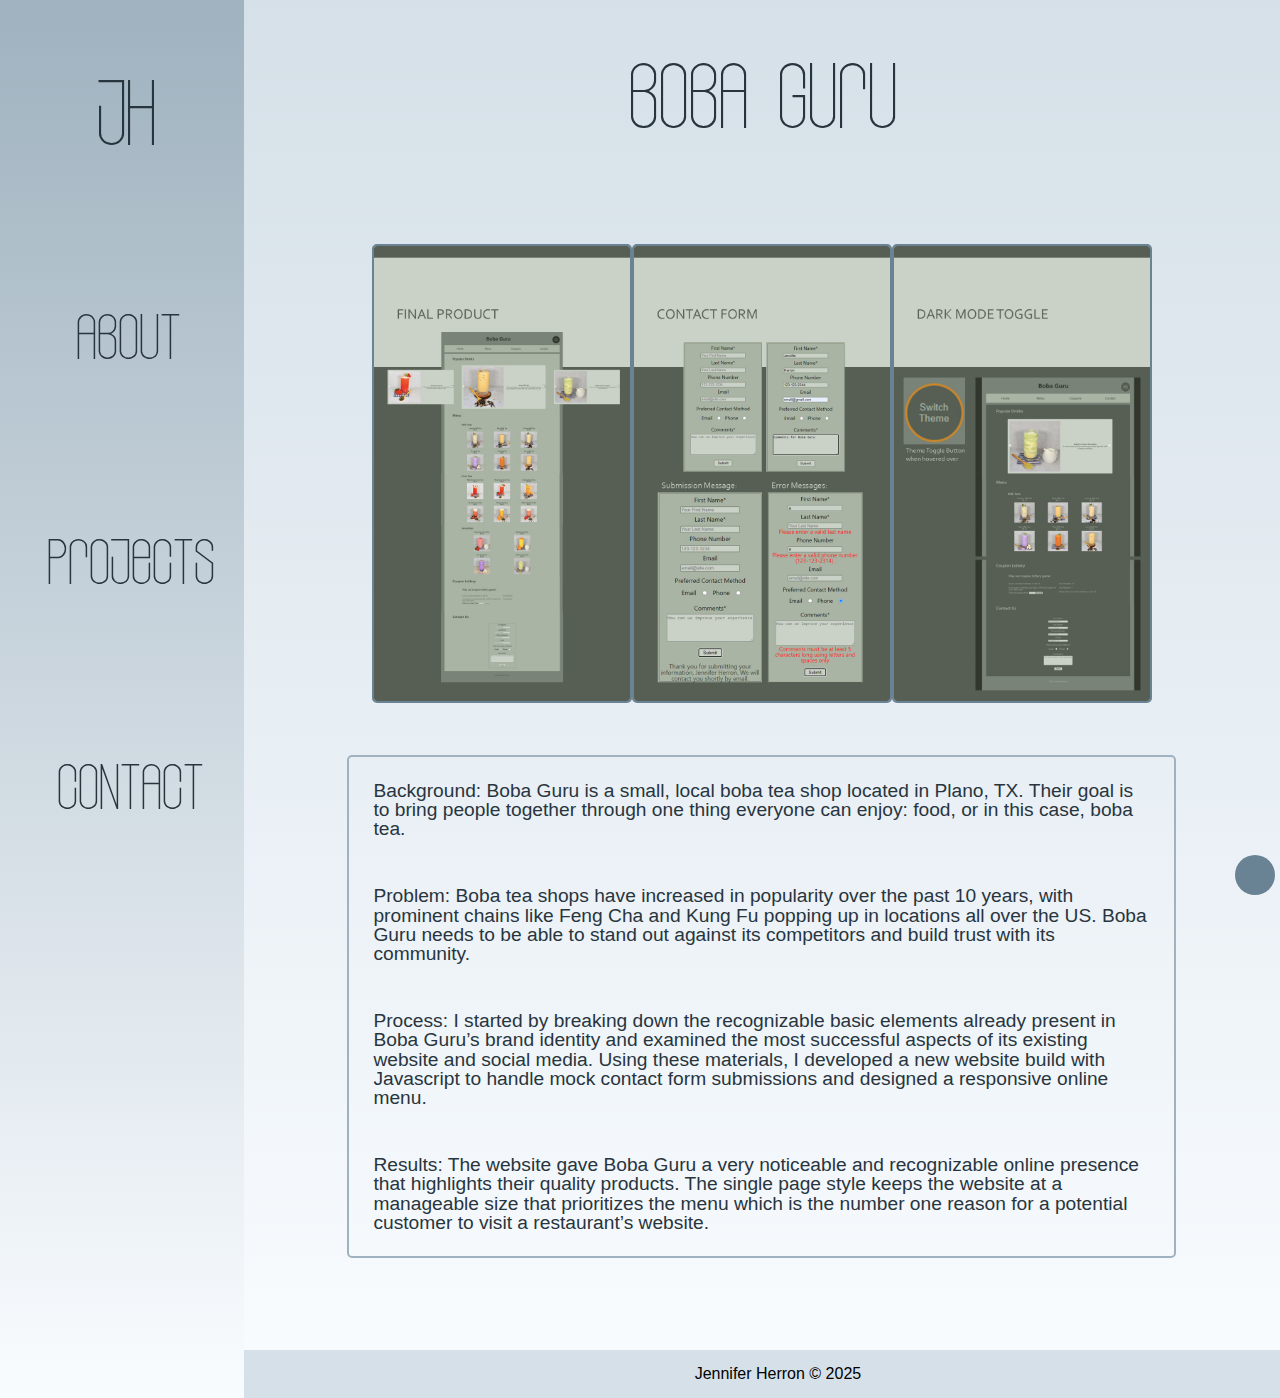
<file: bobaguru.html>
<!DOCTYPE html>
<html lang="en">
    <head>
        <meta charset="UTF-8">
        <meta name="viewport" content="width=device-width, initial-scale=1.0">
        <meta http-equiv="X-UA-Compatible" content="ie=edge">
        <title>Jennifer Herron - Boba Guru</title>
        <meta name="author" content="Jennifer Herron">
        <link rel="stylesheet" href="styles.css">
        <script src="scripts.js" defer></script>
    </head>
    <body>
        <header>
            <nav>
                <ul>
                    <li><a href="index.html">JH</a></li>
                    <li><a href="index.html#about">About</a></li>
                    <li><a href="index.html#projects">Projects</a></li>
                    <li><a href="index.html#contact">Contact</a></li>
                </ul>
            </nav>
            <button id="darkMode" type="button" aria-label="toggle dark mode"></button>
        </header>
        <main>
            <h1>Boba Guru</h1>
            <section id="imagesGuru">
                <img src="images/fullPage.JPG" alt="The full redesigned Boba Guru page showing all elements of the website">
                <img src="images/formValidation.JPG" alt="A collection of images of the submission forms and possible error or success messages">
                <img src="images/darkMode.JPG" alt="The Boba Guru website in dark mode">
            </section>
            <section class="caseStudy">
                <p>Background: Boba Guru is a small, local boba tea shop located in Plano, TX. Their goal is to bring people together through one thing everyone can enjoy: food, or in this case, boba tea. </p>
                <p>Problem: Boba tea shops have increased in popularity over the past 10 years, with prominent chains like Feng Cha and Kung Fu popping up in locations all over the US. Boba Guru needs to be able to stand out against its competitors and build trust with its community. </p>
                <p>Process: I started by breaking down the recognizable basic elements already present in Boba Guru’s brand identity and examined the most successful aspects of its existing website and social media. Using these materials, I developed a new website build with Javascript to handle mock contact form submissions and designed a responsive online menu. </p>
                <p>Results: The website gave Boba Guru a very noticeable and recognizable online presence that highlights their quality products. The single page style keeps the website at a manageable size that prioritizes the menu which is the number one reason for a potential customer to visit a restaurant’s website. </p>
            </section>
        </main>
        <footer><small>Jennifer Herron &copy; 2025</small></footer>
    </body>
</html>
</file>
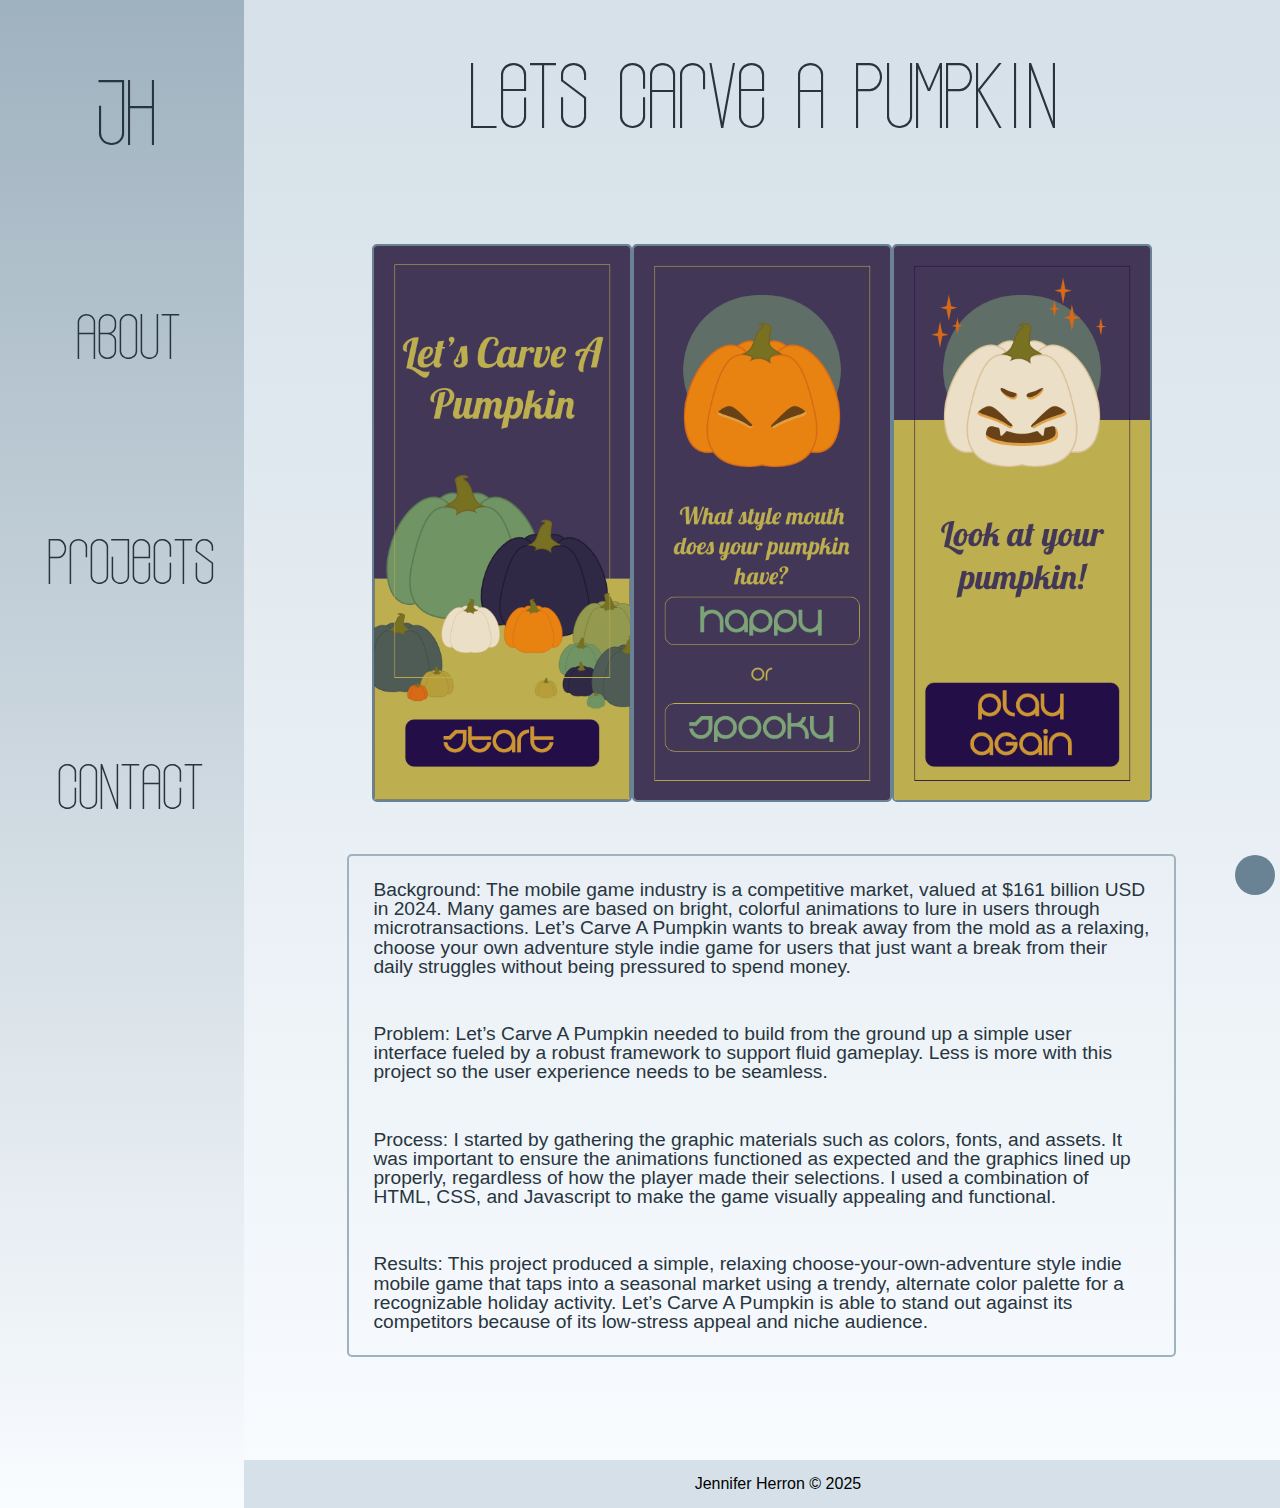
<file: letscarveapumpkin.html>
<!DOCTYPE html>
<html lang="en">
    <head>
        <meta charset="UTF-8">
        <meta name="viewport" content="width=device-width, initial-scale=1.0">
        <meta http-equiv="X-UA-Compatible" content="ie=edge">
        <title>Jennifer Herron - Let's Carve A Pumpkin</title>
        <meta name="author" content="Jennifer Herron">
        <link rel="stylesheet" href="styles.css">
        <script src="scripts.js" defer></script>
    </head>
    <body>
        <header>
            <nav>
                <ul>
                    <li><a href="index.html">JH</a></li>
                    <li><a href="index.html#about">About</a></li>
                    <li><a href="index.html#projects">Projects</a></li>
                    <li><a href="index.html#contact">Contact</a></li>
                </ul>
            </nav>
            <button id="darkMode" type="button" aria-label="toggle dark mode"></button>
        </header>
        <main>
            <h1>Lets Carve A Pumpkin</h1>
            <section id="imagesPumpkin">
                <img src="images/titleCard.png" alt="starting page of the game, a collection of pumpkins and the start button">
                <img src="images/choiceFork.png" alt="a semi-completed playthrough with two fork options">
                <img src="images/endCard.png" alt="the end screen of the game with a completed pumpkin">
            </section>
            <section class="caseStudy">
                <p>Background: The mobile game industry is a competitive market, valued at $161 billion USD in 2024. Many games are based on bright, colorful animations to lure in users through microtransactions. Let’s Carve A Pumpkin wants to break away from the mold as a relaxing, choose your own adventure style indie game for users that just want a break from their daily struggles without being pressured to spend money.</p>
                <p>Problem: Let’s Carve A Pumpkin needed to build from the ground up a simple user interface fueled by a robust framework to support fluid gameplay. Less is more with this project so the user experience needs to be seamless.</p>
                <p>Process: I started by gathering the graphic materials such as colors, fonts, and assets. It was important to ensure the animations functioned as expected and the graphics lined up properly, regardless of how the player made their selections. I used a combination of HTML, CSS, and Javascript to make the game visually appealing and functional. </p>
                <p>Results: This project produced a simple, relaxing choose-your-own-adventure style indie mobile game that taps into a seasonal market using a trendy, alternate color palette for a recognizable holiday activity. Let’s Carve A Pumpkin is able to stand out against its competitors because of its low-stress appeal and niche audience. </p>
            </section>
        </main>
        <footer><small>Jennifer Herron &copy; 2025</small></footer>
    </body>
</html>
</file>
<file: styles.css>
/*CSS Reset
 http://meyerweb.com/eric/tools/css/reset/ 
   v2.0 | 20110126
   License: none (public domain)
*/

html, body, div, span, applet, object, iframe,
h1, h2, h3, h4, h5, h6, p, blockquote, pre,
a, abbr, acronym, address, big, cite, code,
del, dfn, em, img, ins, kbd, q, s, samp,
small, strike, strong, sub, sup, tt, var,
b, u, i, center,
dl, dt, dd, ol, ul, li,
fieldset, form, label, legend,
table, caption, tbody, tfoot, thead, tr, th, td,
article, aside, canvas, details, embed, 
figure, figcaption, footer, header, hgroup, 
menu, nav, output, ruby, section, summary,
time, mark, audio, video {
	margin: 0;
	padding: 0;
	border: 0;
	font-size: 100%;
	font: inherit;
	vertical-align: baseline;
}
/* HTML5 display-role reset for older browsers */
article, aside, details, figcaption, figure, 
footer, header, hgroup, menu, nav, section {
	display: block;
}
body {
	line-height: 1;
}
ol, ul {
	list-style: none;
}
blockquote, q {
	quotes: none;
}
blockquote:before, blockquote:after,
q:before, q:after {
	content: '';
	content: none;
}
table {
	border-collapse: collapse;
	border-spacing: 0;
}

/* Styles begin here */
@font-face {
    font-family: 'JenConnect';
    src: url('fonts/jenConnect.woff2') format('woff2');
}
html {
    background: linear-gradient(#D5E0E8, #F9FCFF);
    /* min-width: 800px; */
}
body {
    display: grid;
    grid-template-columns: 2fr 8.5fr;
    grid-template-rows: 9fr 1fr;
}
header {
    background: linear-gradient(#9FB2BF, #F9FCFF);
    grid-row: 1 / span 2;
    display: grid;
    height: 100%;
}
main {
    display: grid;
}
h1, h2, nav, p, li, h3, a {
    color: #28353E;
}
h1, h2, nav {
    font-family: 'JenConnect', Verdana, sans-serif;
}
h1, h2 {
    padding: 1em;
    font-size: clamp(4rem, 5vw, 5rem);
}
h1 {
    text-align: center;
}
h2 {
    margin: auto;
    text-align: center;
}
h3, p, footer, div li {
    font-family: Arial, Helvetica, sans-serif;
}
p, h3 {
    justify-self: center;
    padding: 1.5rem;
}
h3 {
    font-size: clamp(1.5rem, 1.5vw, 3.5rem);
}
p {
    font-size: clamp(1rem, 1.5vw, 3rem);
}
nav {
    position: sticky;
    top: 0;
    justify-self: center;
    font-size: 2.5rem;
    height: 100vh;
}
nav ul {
    display: grid;
    grid-template-rows: 1fr 1fr 1fr 1fr;
    justify-items: center;
    height: 100%;
    align-items: center;
}
nav ul li:first-child a {
    font-size: clamp(3rem, 5vw, 5rem);
}
a {
    text-decoration: none;
    padding: 5%;
}
nav a {
    font-size: clamp(2rem, 3.5vw, 4rem);
}
section {
    margin-right: 10%;
    margin-left: 10%;
    margin-top: 5%;
}
.caseStudy {
    border: 2px solid #9FB2BF;
    border-radius: 5px;
}
#about ul {
    display: grid;
    grid-template-columns: repeat(3, 1fr);
    justify-self: center;
    justify-items: center;
}
#about div {
    margin-left: 2rem;
    margin-right: 2rem;
}
#about p {
    text-align: center;
}
div li {
    justify-self: center;
    padding: .2rem;
    font-size: clamp(1rem, 1.5vw, 3rem);
}
#projects h2{
    padding-bottom: 5%;
}
#projects a {
    display: grid;
    grid-template-columns: 2fr 5fr;
    margin: 10%;
    align-items: center;
    border: 2px solid transparent;
    border-radius: 5px;
}
#projects p {
    justify-self: baseline;
}
.image-frame {
    border: 2px solid #698395;
    border-radius: 5px;
}
.image-frame img {
    max-width: 100%;
    display: block;
    height: auto;
    width: 100%;
}
#mediaLinks {
    display: grid;
    grid-template-rows: 1fr;
    grid-template-columns: repeat(3, 1fr);
}
#mediaLinks a{
    border: 2px solid transparent;
    justify-self: center;
    border-radius: 5px;
}
#contact a {
    display: grid;
    grid-template-columns: 1fr 1fr;
    grid-template-rows: 1fr;
    align-items: center;
    justify-content: center;
}
#contact .image-frame {
    width: 7vw;
    height: 7vw;
    max-height: 100px;
    max-width: 100px;
    align-items: center;
    justify-items: center;
}
#contact img {
    width: auto;
    height: 100%;
}
footer {
    grid-column: 2;
    grid-row: 2;
    margin: 0 auto;
    width: 100%;
    align-self: end;
    z-index: 10;
    justify-content: center;
    display: grid;
    background-color: #D5E0E8;
    padding: 1rem;
}
/* Individual Project Page Image Styles */
#imagesGuru, #imagesPumpkin {
    justify-self: center;
    display: grid;
    grid-template-rows: 1fr;
    grid-template-columns: 1fr 1fr 1fr;
    align-items: center;
    justify-items: center;
}
#imagesNimbus {
    display: grid;
    grid-template-columns: 1fr 1fr;
    grid-template-rows: 1fr 1fr;
    align-items: center;
    justify-items: center;
}
#imagesNimbus img {
    border: 2px solid #698395;
    border-radius: 5px;
    width: 100%;
}

#imagesNimbus img:last-of-type {
    grid-row: 1 / span 2;
    grid-column: 2;
    margin-left: 5%;
}

#imagesGuru img, #imagesPumpkin img {
    max-width: 20vw;
}

#imagesNimbus img, #imagesGuru img, #imagesPumpkin img {
    border: 2px solid #698395;
    border-radius: 5px;
}

/* Interaction Styles For Buttons and Links*/
nav a:hover{
    background-color: #D5E0E8;
    border-radius: 5px;
    border: 2px solid transparent;
}
#projects a:hover, #mediaLinks a:hover  {
    background-color: #D5E0E8;
}
nav a:active, #projects a:active, #mediaLinks a:active {
    border-color: #698395;
}
/* Dark Theme Toggle Button */
#darkMode {
    position: fixed;
    bottom: 5px;
    right: 5px;
    width: clamp(1.5rem, 5vw, 2.5rem);
    border:2px solid transparent;
    border-radius: 50%;
    background-color: #698395;
    z-index: 100;
    aspect-ratio: 1 /1;
}
#darkMode:hover {
    background-color: #F9FCFF;
}
#darkMode:active {
    border-color: #9FB2BF;
}
/* Dark Mode Styles */
body.darkMode {
    background: linear-gradient(#475F70, #698395);
}
body.darkMode header{
    background: linear-gradient(#28353E, #475F70);
}
body.darkMode footer {
    background-color: #587183;
}
body.darkMode :is(h1, h2, h3, p, a, li, small) {
    color: #F9FCFF;
}
body.darkMode :is(#projects a:hover, nav a:hover){
    background-color: #698395;
}
body.darkMode #mediaLinks a:hover {
    background-color: #849BAA;
}
body.darkMode :is(#projects a:active, #mediaLinks a:active) {
    border-color: #475F70;
}
body.darkMode nav a:active {
    border-color: #28353E;
}
body.darkMode .image-frame {
    border-color: #28353E;
}

body.darkMode .caseStudy {
    border-color: #849BAA;
}
/* Dark Mode Button In Dark Theme */
body.darkMode #darkMode {
    background-color: #9FB2BF;
}
body.darkMode #darkMode:hover {
    background-color: #D5E0E8;
}
body.darkMode #darkMode:active {
    border-color: #28353E;
}
@media only screen and (max-width: 600px) {
   body{
    display: block;
   }
   nav {
    position: relative;
    width: 100%;
    height: auto;
    padding: 1rem 0;
   }
   nav ul {
    display: grid;
    grid-template-rows: 1fr;
    grid-template-columns: repeat(4, 1fr);
   }
   nav a {
    font-size: 1.2rem;
   }
   header {
    background: #9FB2BF;
   }
   main, section {
    margin: 1rem;
   }
   #about ul {
    grid-template-columns: 1fr;
    gap: 1rem;
    justify-items: center;
   }
   #projects a {
    grid-template-columns: 1fr;
    margin: 1rem 0;
    text-align: center;
   }
   #contact p {
    text-align: center;
   }
   #contact #mediaLink {
    grid-template-columns: 1fr;
    row-gap: 1rem;
   }
   #contact a {
    grid-template-columns: 1fr;
    justify-items: center;
   }
   #contact .image-frame {
    width: 10vw;
    height: 10vw;
   }
}
</file>
